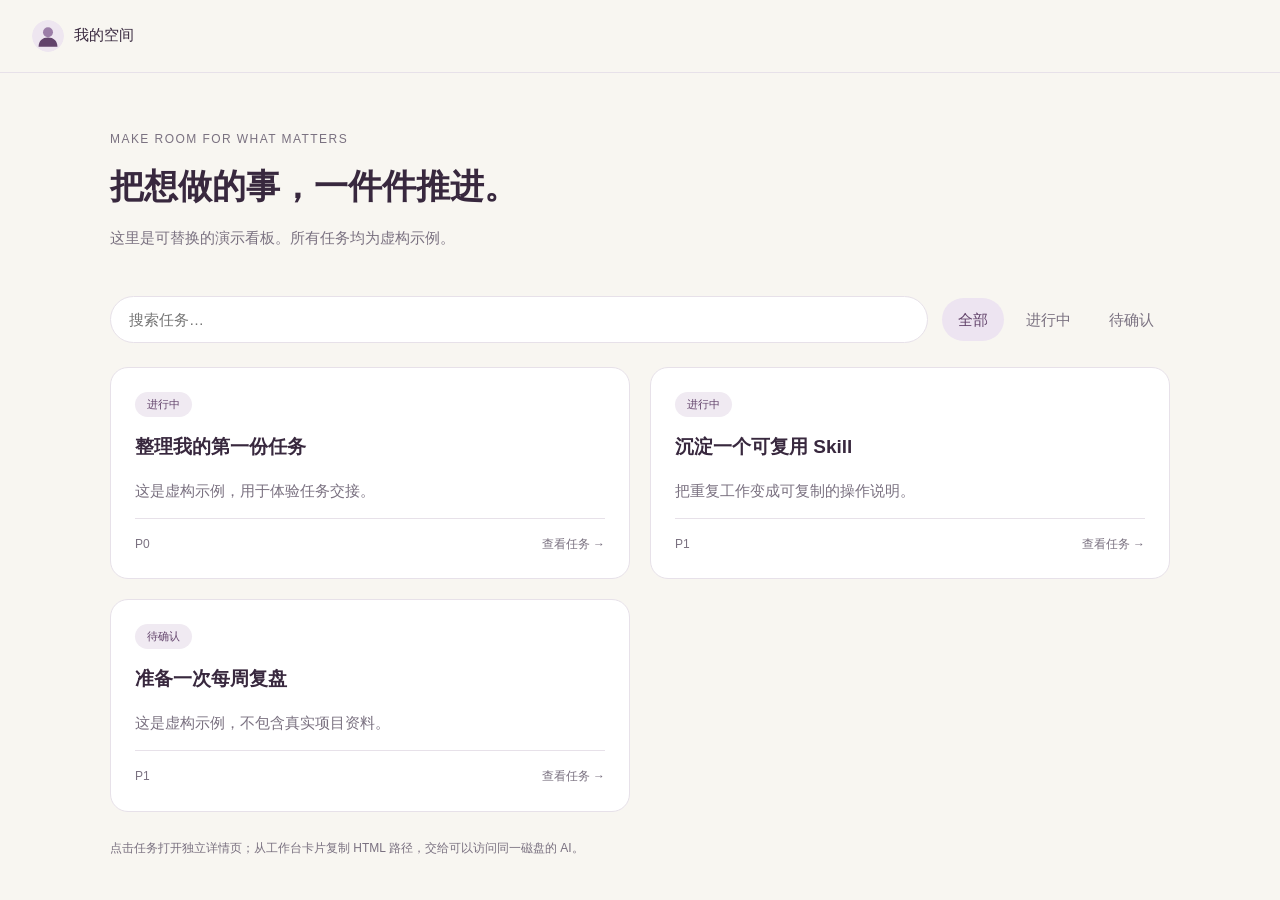
<file: examples/task-board/index.html>
<!doctype html>
<html lang="zh-CN">
<head><meta charset="utf-8"><meta name="viewport" content="width=device-width,initial-scale=1"><title>我的任务看板</title>
<style>
:root{color-scheme:light;--ink:#38283e;--muted:#7a7180;--grape:#62436b;--line:#e7e1e9}*{box-sizing:border-box}body{margin:0;background:#f8f6f1;color:var(--ink);font:15px/1.7 -apple-system,BlinkMacSystemFont,"Segoe UI","PingFang SC",sans-serif}button,input{font:inherit}button{cursor:pointer}button:focus-visible,a:focus-visible{outline:3px solid #bba1c3;outline-offset:3px}.site-header{padding:20px 32px;border-bottom:1px solid var(--line)}.site-header img{width:32px;height:32px;vertical-align:middle;margin-right:10px;border-radius:50%}.shell{max-width:1120px;margin:auto;padding:30px}.hero-kicker{font-size:12px;letter-spacing:.12em;color:var(--muted)}h1{font-size:34px;line-height:1.4;margin:12px 0}p{color:var(--muted)}.hero-inner{padding:22px 0 30px}.toolbar{display:flex;gap:14px;align-items:center;flex-wrap:wrap;margin-bottom:24px}.toolbar input{background:#fff;border:1px solid var(--line);border-radius:999px;padding:10px 18px;flex:1;min-width:200px}.filters{display:flex;gap:6px}.filters button{border:0;border-radius:999px;padding:9px 16px;background:transparent;color:var(--muted)}.filters button[aria-pressed=true]{background:#ede4f1;color:var(--grape)}#task-list{display:grid;grid-template-columns:repeat(2,minmax(0,1fr));gap:20px}.task-row{display:flex;flex-direction:column;align-items:stretch;gap:14px;text-align:left;width:100%;padding:24px;background:white;color:var(--ink);border:1px solid var(--line);border-radius:18px;transition:border-color .15s}.task-row:hover{border-color:#bba1c3}.task-row h2{font-size:19px;margin:0}.task-row p{margin:0;line-height:1.8}.task-row .pill{font-size:11px;background:#f0eaf2;border-radius:999px;align-self:flex-start;padding:3px 12px;color:var(--grape)}.card-footer{display:flex;justify-content:space-between;gap:10px;color:var(--muted);font-size:12px;margin-top:auto;padding-top:15px;border-top:1px solid var(--line)}.empty{grid-column:1/-1;text-align:center;padding:40px}.foot{margin-top:26px;font-size:12px}@media(max-width:650px){.shell{padding:20px}#task-list{grid-template-columns:1fr}h1{font-size:27px}.filters button{padding:8px 12px}}
</style></head>
<body><header class="site-header"><img src="/static/assets/default-avatar.svg" alt=""><span class="profile-name">我的空间</span></header><main class="shell"><div class="hero-inner"><span class="hero-kicker">MAKE ROOM FOR WHAT MATTERS</span><h1>把想做的事，一件件推进。</h1><p>这里是可替换的演示看板。所有任务均为虚构示例。</p></div><div class="toolbar"><input id="search" type="search" placeholder="搜索任务…" aria-label="搜索任务"><div class="filters"><button type="button" data-filter="all" aria-pressed="true">全部</button><button type="button" data-filter="progress" aria-pressed="false">进行中</button><button type="button" data-filter="waiting-user" aria-pressed="false">待确认</button></div></div><div id="task-list"></div><p class="foot">点击任务打开独立详情页；从工作台卡片复制 HTML 路径，交给可以访问同一磁盘的 AI。</p></main><script id="task-data" type="application/json">[{"id": "launch-demo", "title": "整理我的第一份任务", "priority": 0, "status": "progress", "status_label": "", "brief": "这是虚构示例，用于体验任务交接。", "summary": "梳理目标与完成标准。", "next": ["把任务拆成可执行的下一步。"], "log": ["创建示例任务。"], "parent": null, "updated": "2026-01-01", "source_status": "ready", "blocker": "暂无，所有内容均为演示。", "subtitle": "虚构示例", "strategy": []}, {"id": "skill-library", "title": "沉淀一个可复用 Skill", "priority": 1, "status": "progress", "status_label": "", "brief": "把重复工作变成可复制的操作说明。", "summary": "记录一个稳定的工作流程。", "next": ["创建草稿，检查引用，再登记验证结果。"], "log": ["创建示例任务。"], "parent": null, "updated": "2026-01-01", "source_status": "ready", "blocker": "暂无，所有内容均为演示。", "subtitle": "虚构示例", "strategy": []}, {"id": "weekly-review", "title": "准备一次每周复盘", "priority": 1, "status": "waiting-user", "status_label": "", "brief": "这是虚构示例，不包含真实项目资料。", "summary": "回顾本周已完成的工作。", "next": ["选出下一周最重要的三件事。"], "log": ["创建示例任务。"], "parent": null, "updated": "2026-01-01", "source_status": "ready", "blocker": "暂无，所有内容均为演示。", "subtitle": "虚构示例", "strategy": []}]</script><script>
(() => {
  const tasks = JSON.parse(document.getElementById('task-data').textContent);
  const list = document.getElementById('task-list');
  const search = document.getElementById('search');
  let filter = 'all';
  function render() {
    list.replaceChildren();
    const query = search.value.trim().toLowerCase();
    const visible = tasks.filter(t => (filter === 'all' || t.status === filter) && [t.title,t.brief].join(' ').toLowerCase().includes(query));
    for (const task of visible) {
      const card = document.createElement('button');card.type = 'button';card.className = 'task-row';card.dataset.task = task.id;
      const status = document.createElement('span');status.className = 'pill';status.textContent = task.status === 'waiting-user' ? '待确认' : task.status === 'done' ? '已完成' : '进行中';
      const title = document.createElement('h2');title.textContent = task.title;
      const brief = document.createElement('p');brief.textContent = task.brief;
      const footer = document.createElement('div');footer.className = 'card-footer';
      const priority = document.createElement('span');priority.textContent = 'P' + task.priority;
      const link = document.createElement('span');link.textContent = '查看任务 →';footer.append(priority,link);
      card.append(status,title,brief,footer);list.append(card);
    }
    if (!visible.length) {const hint = document.createElement('p');hint.className = 'empty';hint.textContent = '没有匹配的任务';list.append(hint);}
  }
  search.addEventListener('input',render);
  document.querySelectorAll('[data-filter]').forEach(button => button.addEventListener('click',() => {
    filter = button.dataset.filter;
    document.querySelectorAll('[data-filter]').forEach(item => item.setAttribute('aria-pressed',String(item === button)));
    render();
  }));
  render();
})();
</script></body></html>
</file>
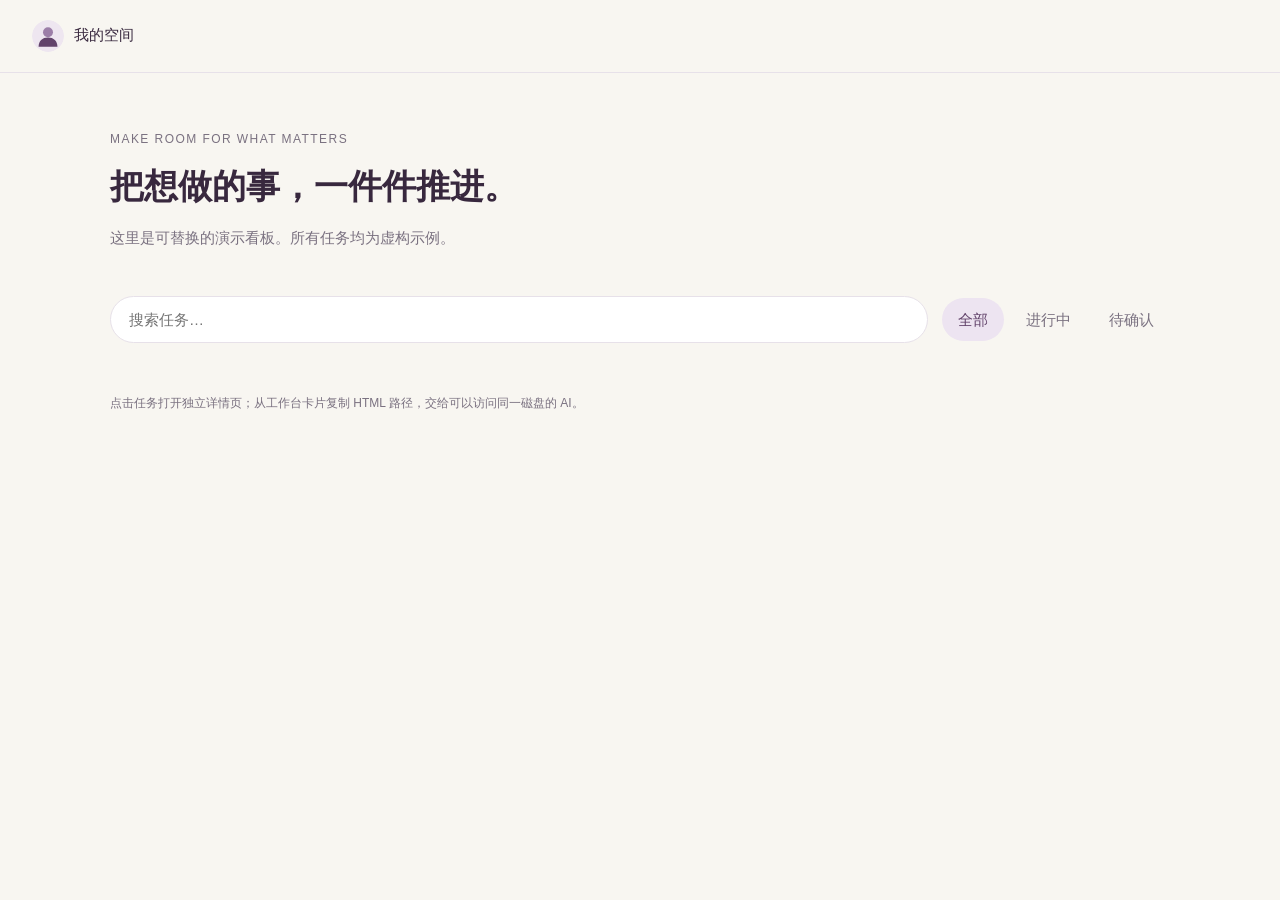
<file: examples/task-board/template.html>
<!doctype html>
<html lang="zh-CN">
<head><meta charset="utf-8"><meta name="viewport" content="width=device-width,initial-scale=1"><title>我的任务看板</title>
<style>
:root{color-scheme:light;--ink:#38283e;--muted:#7a7180;--grape:#62436b;--line:#e7e1e9}*{box-sizing:border-box}body{margin:0;background:#f8f6f1;color:var(--ink);font:15px/1.7 -apple-system,BlinkMacSystemFont,"Segoe UI","PingFang SC",sans-serif}button,input{font:inherit}button{cursor:pointer}button:focus-visible,a:focus-visible{outline:3px solid #bba1c3;outline-offset:3px}.site-header{padding:20px 32px;border-bottom:1px solid var(--line)}.site-header img{width:32px;height:32px;vertical-align:middle;margin-right:10px;border-radius:50%}.shell{max-width:1120px;margin:auto;padding:30px}.hero-kicker{font-size:12px;letter-spacing:.12em;color:var(--muted)}h1{font-size:34px;line-height:1.4;margin:12px 0}p{color:var(--muted)}.hero-inner{padding:22px 0 30px}.toolbar{display:flex;gap:14px;align-items:center;flex-wrap:wrap;margin-bottom:24px}.toolbar input{background:#fff;border:1px solid var(--line);border-radius:999px;padding:10px 18px;flex:1;min-width:200px}.filters{display:flex;gap:6px}.filters button{border:0;border-radius:999px;padding:9px 16px;background:transparent;color:var(--muted)}.filters button[aria-pressed=true]{background:#ede4f1;color:var(--grape)}#task-list{display:grid;grid-template-columns:repeat(2,minmax(0,1fr));gap:20px}.task-row{display:flex;flex-direction:column;align-items:stretch;gap:14px;text-align:left;width:100%;padding:24px;background:white;color:var(--ink);border:1px solid var(--line);border-radius:18px;transition:border-color .15s}.task-row:hover{border-color:#bba1c3}.task-row h2{font-size:19px;margin:0}.task-row p{margin:0;line-height:1.8}.task-row .pill{font-size:11px;background:#f0eaf2;border-radius:999px;align-self:flex-start;padding:3px 12px;color:var(--grape)}.card-footer{display:flex;justify-content:space-between;gap:10px;color:var(--muted);font-size:12px;margin-top:auto;padding-top:15px;border-top:1px solid var(--line)}.empty{grid-column:1/-1;text-align:center;padding:40px}.foot{margin-top:26px;font-size:12px}@media(max-width:650px){.shell{padding:20px}#task-list{grid-template-columns:1fr}h1{font-size:27px}.filters button{padding:8px 12px}}
</style></head>
<body><header class="site-header"><img src="/static/assets/default-avatar.svg" alt=""><span class="profile-name">我的空间</span></header><main class="shell"><div class="hero-inner"><span class="hero-kicker">MAKE ROOM FOR WHAT MATTERS</span><h1>把想做的事，一件件推进。</h1><p>这里是可替换的演示看板。所有任务均为虚构示例。</p></div><div class="toolbar"><input id="search" type="search" placeholder="搜索任务…" aria-label="搜索任务"><div class="filters"><button type="button" data-filter="all" aria-pressed="true">全部</button><button type="button" data-filter="progress" aria-pressed="false">进行中</button><button type="button" data-filter="waiting-user" aria-pressed="false">待确认</button></div></div><div id="task-list"></div><p class="foot">点击任务打开独立详情页；从工作台卡片复制 HTML 路径，交给可以访问同一磁盘的 AI。</p></main><script id="task-data" type="application/json">__TASK_DATA__</script><script>
(() => {
  const tasks = JSON.parse(document.getElementById('task-data').textContent);
  const list = document.getElementById('task-list');
  const search = document.getElementById('search');
  let filter = 'all';
  function render() {
    list.replaceChildren();
    const query = search.value.trim().toLowerCase();
    const visible = tasks.filter(t => (filter === 'all' || t.status === filter) && [t.title,t.brief].join(' ').toLowerCase().includes(query));
    for (const task of visible) {
      const card = document.createElement('button');card.type = 'button';card.className = 'task-row';card.dataset.task = task.id;
      const status = document.createElement('span');status.className = 'pill';status.textContent = task.status === 'waiting-user' ? '待确认' : task.status === 'done' ? '已完成' : '进行中';
      const title = document.createElement('h2');title.textContent = task.title;
      const brief = document.createElement('p');brief.textContent = task.brief;
      const footer = document.createElement('div');footer.className = 'card-footer';
      const priority = document.createElement('span');priority.textContent = 'P' + task.priority;
      const link = document.createElement('span');link.textContent = '查看任务 →';footer.append(priority,link);
      card.append(status,title,brief,footer);list.append(card);
    }
    if (!visible.length) {const hint = document.createElement('p');hint.className = 'empty';hint.textContent = '没有匹配的任务';list.append(hint);}
  }
  search.addEventListener('input',render);
  document.querySelectorAll('[data-filter]').forEach(button => button.addEventListener('click',() => {
    filter = button.dataset.filter;
    document.querySelectorAll('[data-filter]').forEach(item => item.setAttribute('aria-pressed',String(item === button)));
    render();
  }));
  render();
})();
</script></body></html>
</file>
